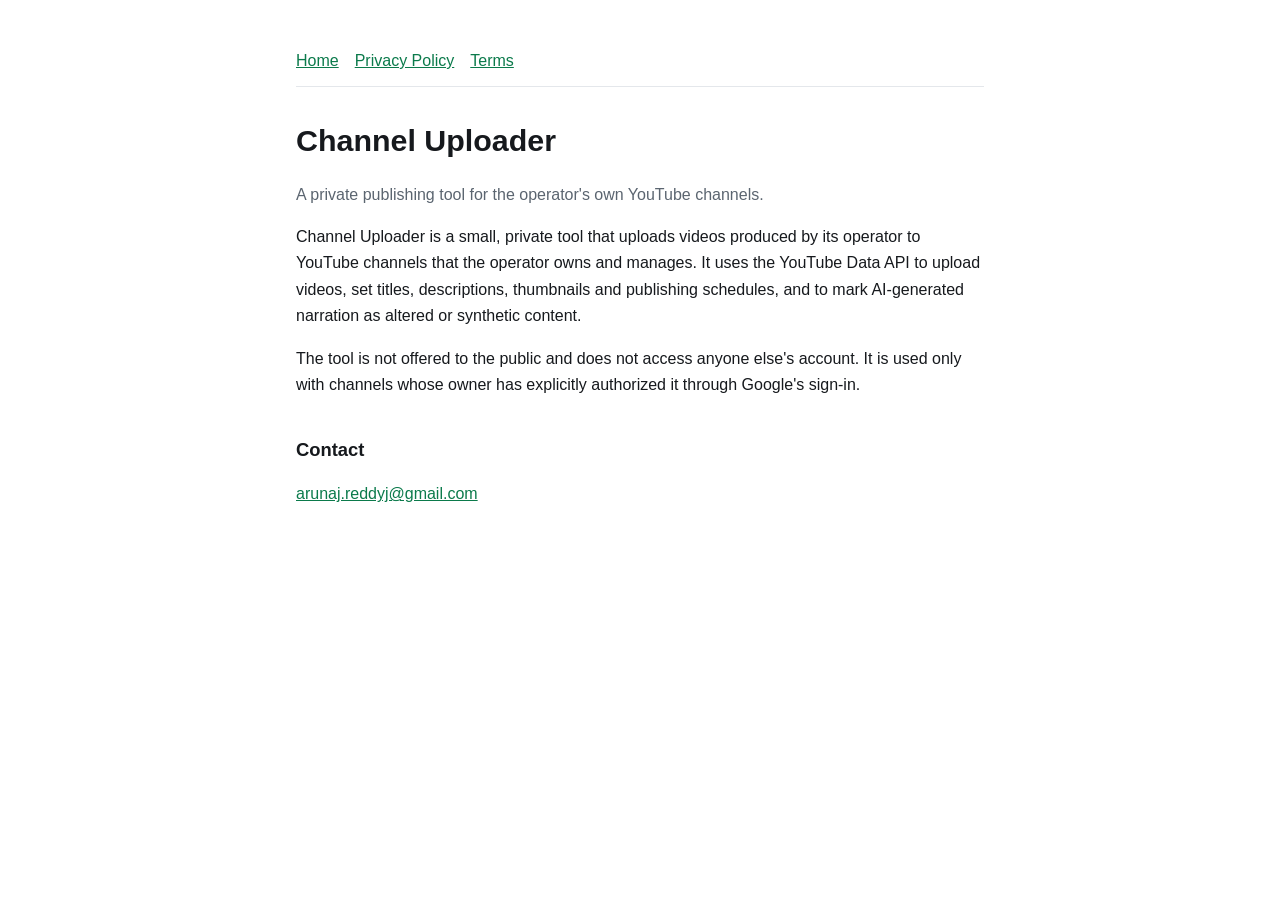
<file: index.html>
<!doctype html><html lang="en"><head><meta charset="utf-8"><meta name="viewport" content="width=device-width,initial-scale=1">
<title>Channel Uploader</title><link rel="stylesheet" href="style.css"></head><body><main>
<nav><a href="./">Home</a><a href="privacy.html">Privacy Policy</a><a href="terms.html">Terms</a></nav>
<h1>Channel Uploader</h1>
<p class="mt">A private publishing tool for the operator's own YouTube channels.</p>
<p>Channel Uploader is a small, private tool that uploads videos produced by its operator to YouTube channels that the operator owns and manages. It uses the YouTube Data API to upload videos, set titles, descriptions, thumbnails and publishing schedules, and to mark AI-generated narration as altered or synthetic content.</p>
<p>The tool is not offered to the public and does not access anyone else's account. It is used only with channels whose owner has explicitly authorized it through Google's sign-in.</p>
<h2>Contact</h2>
<p><a href="mailto:arunaj.reddyj@gmail.com">arunaj.reddyj@gmail.com</a></p>
</main></body></html>
</file>
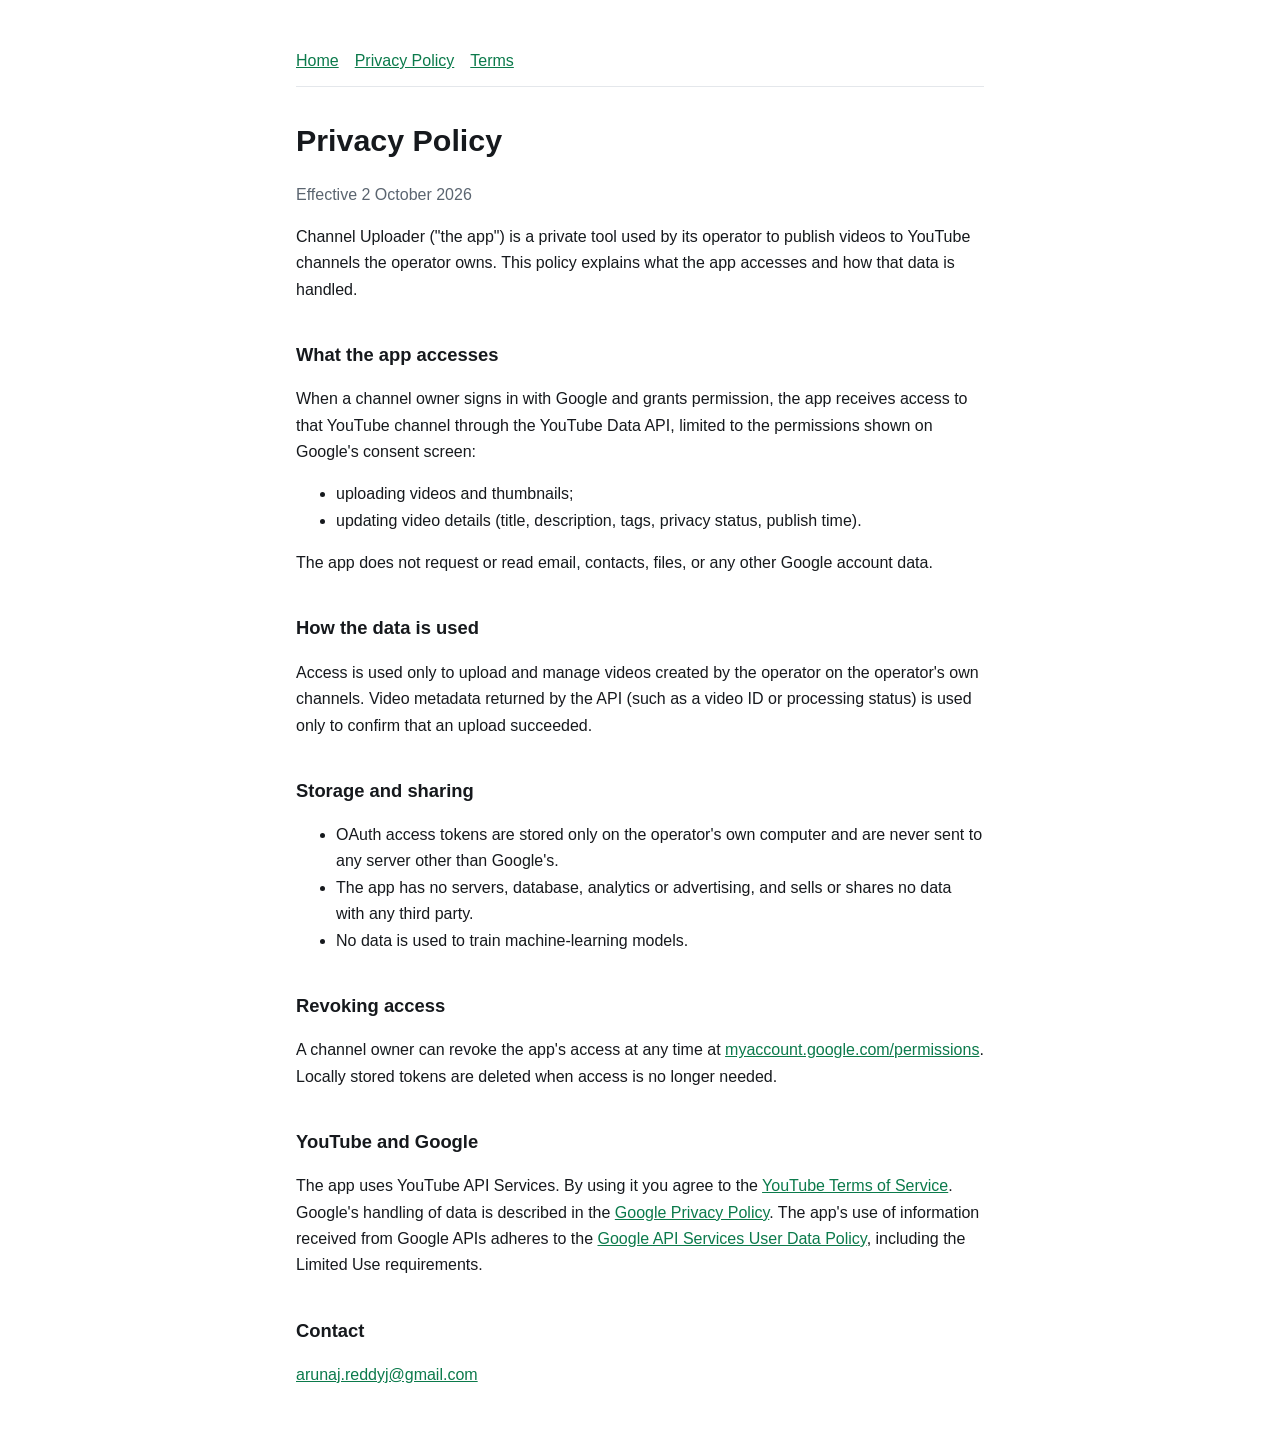
<file: privacy.html>
<!doctype html><html lang="en"><head><meta charset="utf-8"><meta name="viewport" content="width=device-width,initial-scale=1">
<title>Privacy Policy · Channel Uploader</title><link rel="stylesheet" href="style.css"></head><body><main>
<nav><a href="./">Home</a><a href="privacy.html">Privacy Policy</a><a href="terms.html">Terms</a></nav>
<h1>Privacy Policy</h1>
<p class="mt">Effective 2 October 2026</p>
<p>Channel Uploader ("the app") is a private tool used by its operator to publish videos to YouTube channels the operator owns. This policy explains what the app accesses and how that data is handled.</p>
<h2>What the app accesses</h2>
<p>When a channel owner signs in with Google and grants permission, the app receives access to that YouTube channel through the YouTube Data API, limited to the permissions shown on Google's consent screen:</p>
<ul><li>uploading videos and thumbnails;</li><li>updating video details (title, description, tags, privacy status, publish time).</li></ul>
<p>The app does not request or read email, contacts, files, or any other Google account data.</p>
<h2>How the data is used</h2>
<p>Access is used only to upload and manage videos created by the operator on the operator's own channels. Video metadata returned by the API (such as a video ID or processing status) is used only to confirm that an upload succeeded.</p>
<h2>Storage and sharing</h2>
<ul><li>OAuth access tokens are stored only on the operator's own computer and are never sent to any server other than Google's.</li>
<li>The app has no servers, database, analytics or advertising, and sells or shares no data with any third party.</li>
<li>No data is used to train machine-learning models.</li></ul>
<h2>Revoking access</h2>
<p>A channel owner can revoke the app's access at any time at <a href="https://myaccount.google.com/permissions">myaccount.google.com/permissions</a>. Locally stored tokens are deleted when access is no longer needed.</p>
<h2>YouTube and Google</h2>
<p>The app uses YouTube API Services. By using it you agree to the <a href="https://www.youtube.com/t/terms">YouTube Terms of Service</a>. Google's handling of data is described in the <a href="https://policies.google.com/privacy">Google Privacy Policy</a>. The app's use of information received from Google APIs adheres to the <a href="https://developers.google.com/terms/api-services-user-data-policy">Google API Services User Data Policy</a>, including the Limited Use requirements.</p>
<h2>Contact</h2>
<p><a href="mailto:arunaj.reddyj@gmail.com">arunaj.reddyj@gmail.com</a></p>
</main></body></html>
</file>
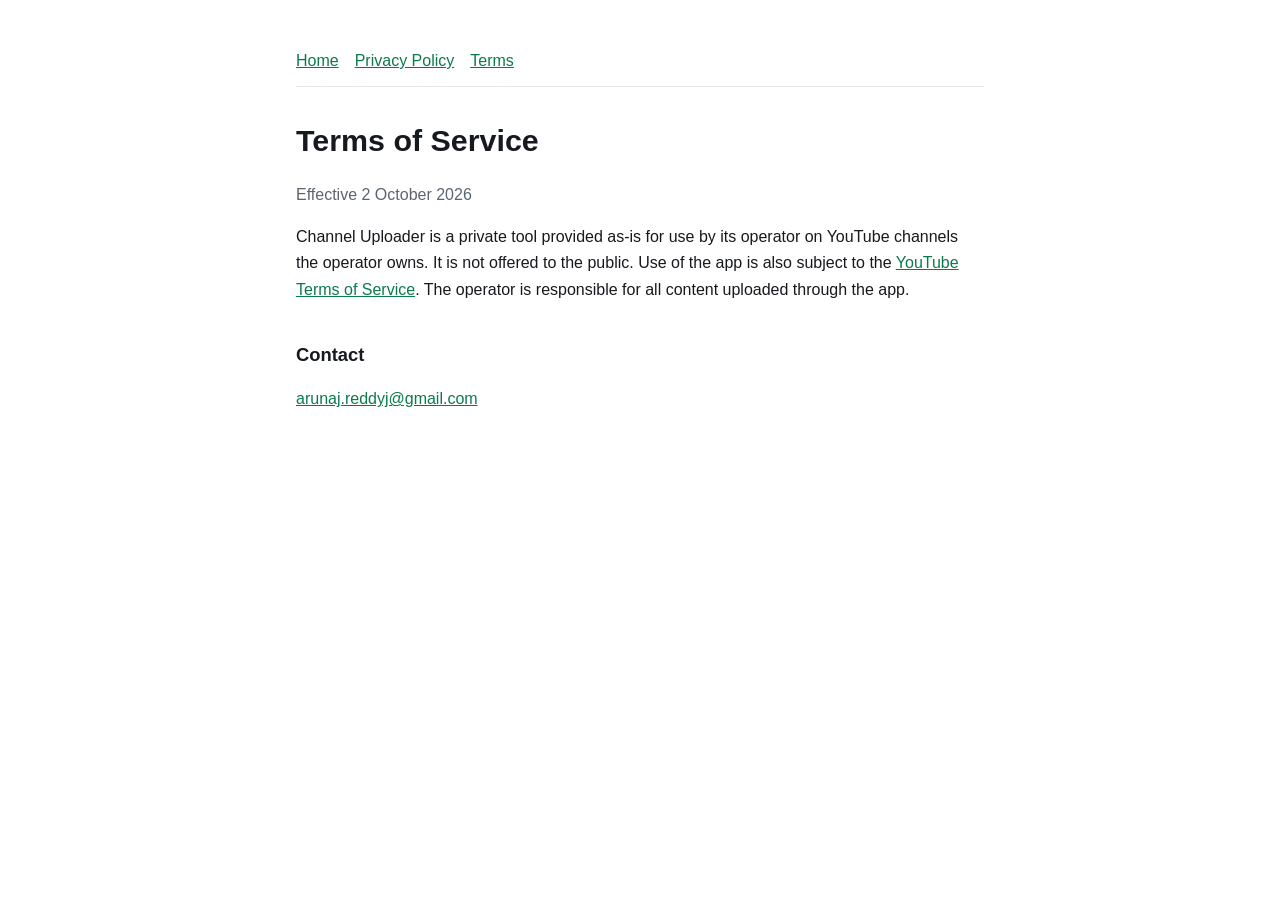
<file: terms.html>
<!doctype html><html lang="en"><head><meta charset="utf-8"><meta name="viewport" content="width=device-width,initial-scale=1">
<title>Terms · Channel Uploader</title><link rel="stylesheet" href="style.css"></head><body><main>
<nav><a href="./">Home</a><a href="privacy.html">Privacy Policy</a><a href="terms.html">Terms</a></nav>
<h1>Terms of Service</h1>
<p class="mt">Effective 2 October 2026</p>
<p>Channel Uploader is a private tool provided as-is for use by its operator on YouTube channels the operator owns. It is not offered to the public. Use of the app is also subject to the <a href="https://www.youtube.com/t/terms">YouTube Terms of Service</a>. The operator is responsible for all content uploaded through the app.</p>
<h2>Contact</h2>
<p><a href="mailto:arunaj.reddyj@gmail.com">arunaj.reddyj@gmail.com</a></p>
</main></body></html>
</file>
<file: style.css>
:root{--bg:#ffffff;--fg:#16191d;--mt:#5b6570;--ac:#0b7a4b;--ln:#e4e7eb}
@media (prefers-color-scheme:dark){:root{--bg:#0d1014;--fg:#e8edf2;--mt:#9aa5b1;--ac:#3dffa0;--ln:#232a31}}
*{box-sizing:border-box}body{margin:0;background:var(--bg);color:var(--fg);font:16px/1.65 -apple-system,Segoe UI,Roboto,sans-serif}
main{max-width:720px;margin:0 auto;padding:48px 16px}h1{font-size:1.9rem;margin:0 0 .3em}h2{font-size:1.15rem;margin:2em 0 .4em}
p,li{color:var(--fg)}.mt{color:var(--mt)}a{color:var(--ac)}nav{display:flex;gap:16px;border-bottom:1px solid var(--ln);padding-bottom:12px;margin-bottom:28px;flex-wrap:wrap}
</file>
